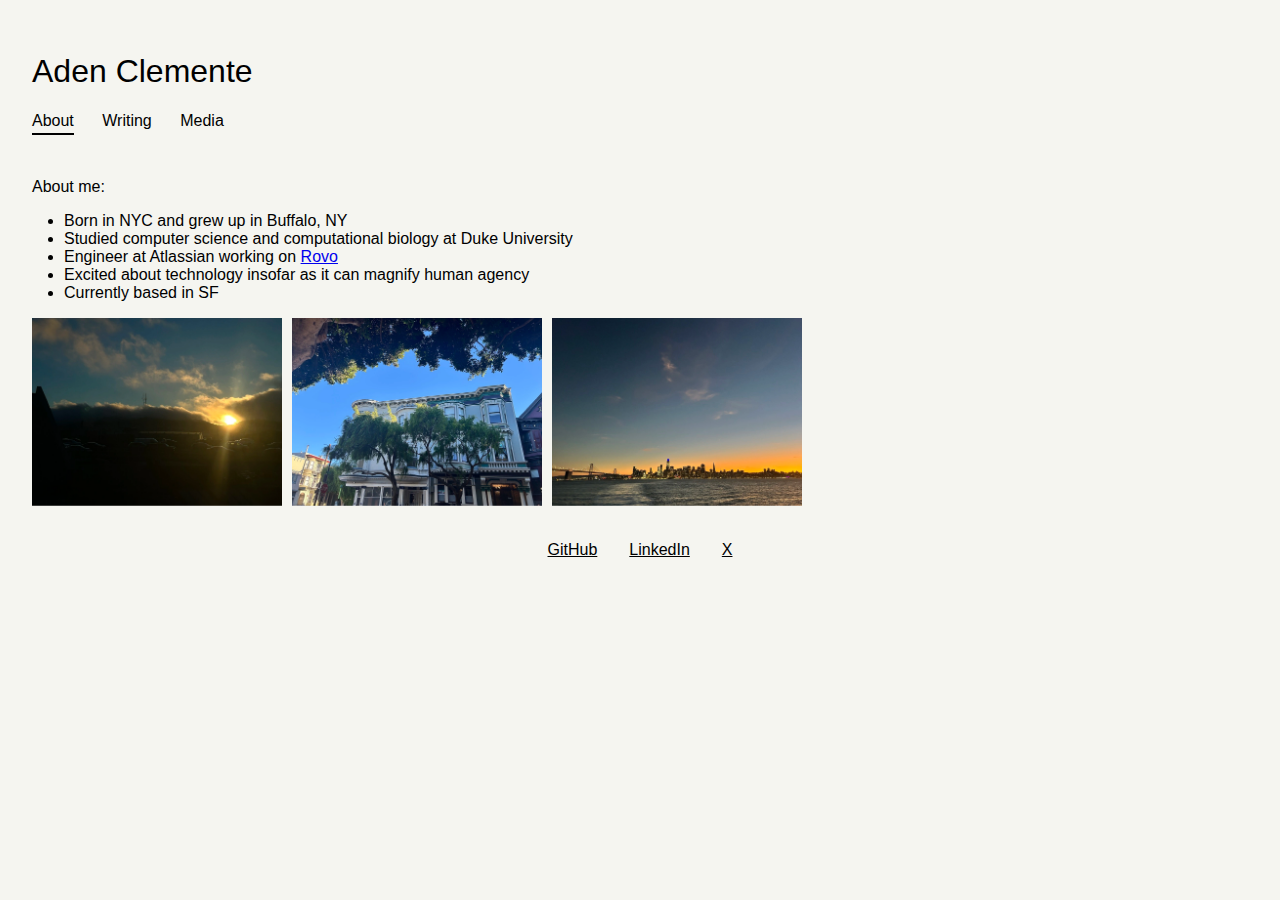
<file: index.html>
<!DOCTYPE html>
<html lang="en">
<head>
    <meta charset="UTF-8">
    <meta name="viewport" content="width=device-width, initial-scale=1.0">
    <title>Aden Clemente</title>
    <link rel="stylesheet" href="styles.css">
</head>
<body>
    <header>
        <h1>Aden Clemente</h1>
        <nav class="nav-tabs">
            <a href="/" class="active">About</a>
            <a href="writing.html">Writing</a>
            <a href="media.html">Media</a>
        </nav>
    </header>
    <main>
        <p>About me: </p> 
        <ul>
            <li>Born in NYC and grew up in Buffalo, NY</li>
            <li>Studied computer science and computational biology at Duke University</li>
            <li>Engineer at Atlassian working on <a href=https://www.atlassian.com/software/rovo>Rovo</a></li>
            <li>Excited about technology insofar as it can magnify human agency</li>
            <li>Currently based in SF</li>
        </ul>
    </main>

    <ul class="photography-content">
      <li class="photography-item">
          <a href="./photos/sf-clouds.webp">
              <picture>
                  <source srcset="./photos/sf-clouds.webp" type="image/webp">
                  <img src="./photos/sf-clouds.jpeg" alt="Sutro Tower" />
              </picture>
          </a>
      </li>
      <li class="photography-item">
          <a href="./photos/sf-hayes.webp">
              <picture>
                  <source srcset="./photos/sf-hayes.webp" type="image/webp">
                  <img src="./photos/sf-hayes.jpeg" alt="Home in Hayes Valley" />
              </picture>
          </a>
      </li>
      <li class="photography-item">
          <a href="./photos/sf-skyline.webp">
              <picture>
                  <source srcset="./photos/sf-skyline.webp" type="image/webp">
                  <img src="./photos/sf-skyline.jpeg" alt="San Francisco skyline" />
              </picture>
          </a>
      </li>
    </ul>

    <footer>
        <div class="links">
            <a href="https://github.com/aden-cle" target="_blank">GitHub</a>
            <a href="https://linkedin.com/in/aden-clemente" target="_blank">LinkedIn</a>
            <a href="https://twitter.com/paradoxpastoral" target="_blank">X</a>
        </div>
    </footer>
</body>
</html>
</file>
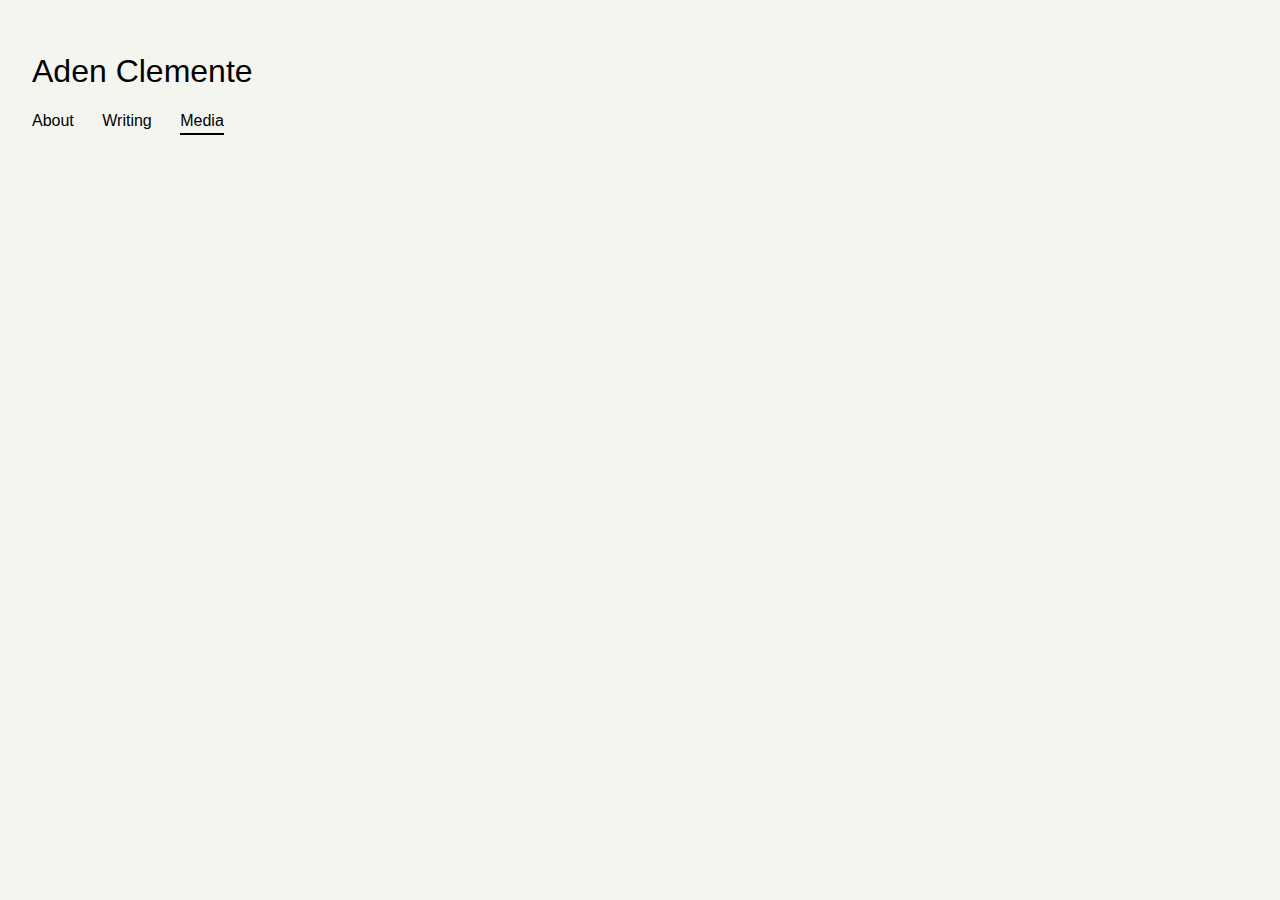
<file: media.html>
<!DOCTYPE html>
<html lang="en">
<head>
    <meta charset="UTF-8">
    <meta name="viewport" content="width=device-width, initial-scale=1.0">
    <title>Aden Clemente - Media</title>
    <link rel="stylesheet" href="styles.css">
</head>
<body>
    <header>
        <h1>Aden Clemente</h1>
        <nav class="nav-tabs">
            <a href="/">About</a>
            <a href="writing.html">Writing</a>
            <a href="media.html" class="active">Media</a>
        </nav>
    </header>
    <main>
    </main>
</body>
</html>
</file>
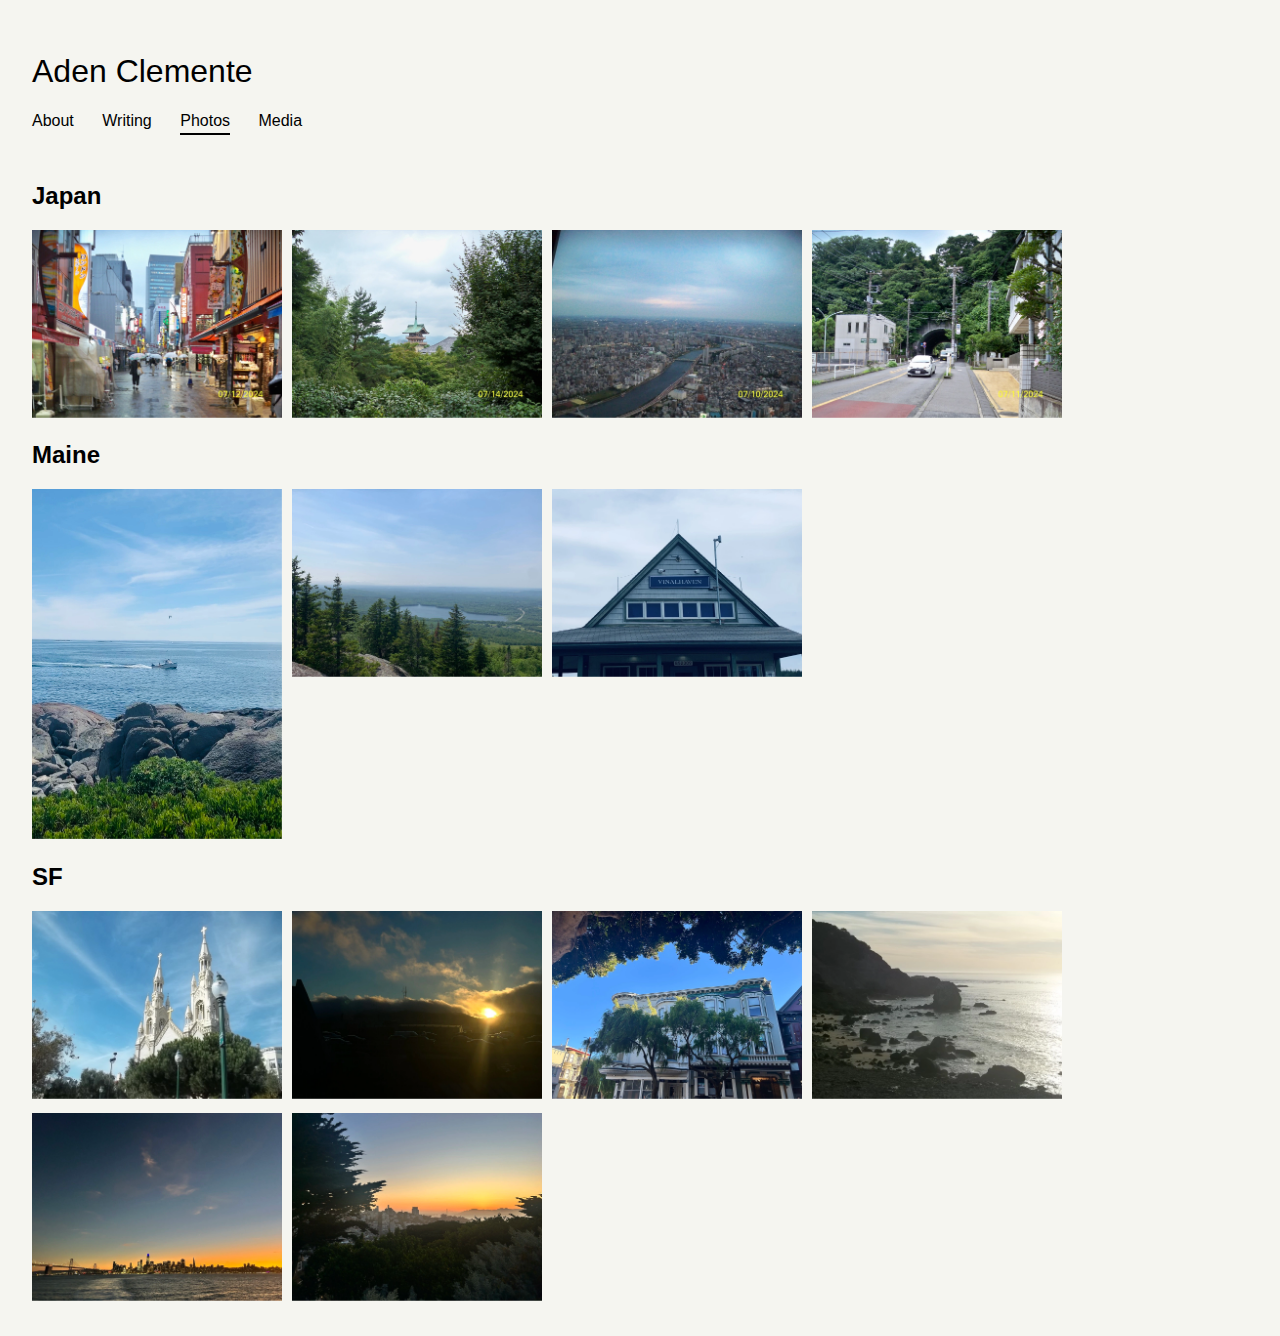
<file: photos.html>
<!DOCTYPE html>
<html lang="en">
<head>
    <meta charset="UTF-8">
    <meta name="viewport" content="width=device-width, initial-scale=1.0">
    <title>Aden Clemente - Photos</title>
    <link rel="stylesheet" href="styles.css">
</head>
<!-- Google tag (gtag.js) -->
<script async src="https://www.googletagmanager.com/gtag/js?id=G-VSWKF31HV0"></script>
<script>
  window.dataLayer = window.dataLayer || [];
  function gtag(){dataLayer.push(arguments);}
  gtag('js', new Date());

  gtag('config', 'G-VSWKF31HV0');
</script>
<body>
    <header>
        <h1>Aden Clemente</h1>
        <nav class="nav-tabs">
            <a href="/">About</a>
            <a href="writing.html">Writing</a>
            <a href="photos.html" class="active">Photos</a>
            <a href="media.html">Media</a>
        </nav>
    </header>
    <main>
        <h2 class="medium-gray">Japan</h2>
        <ul class="photography-content">
            <li class="photography-item">
                <a href="./photos/japan-market.webp">
                    <picture>
                        <source srcset="./photos/japan-market.webp" type="image/webp">
                        <img src="./photos/japan-market.jpeg" alt="Market in Japan" />
                    </picture>
                </a>
            </li>
            <li class="photography-item">
                <a href="./photos/japan-temple.webp">
                    <picture>
                        <source srcset="./photos/japan-temple.webp" type="image/webp">
                        <img src="./photos/japan-temple.jpeg" alt="Temple in Japan" />
                    </picture>
                </a>
            </li>
            <li class="photography-item">
                <a href="./photos/japan-tokyo.webp">
                    <picture>
                        <source srcset="./photos/japan-tokyo.webp" type="image/webp">
                        <img src="./photos/japan-tokyo.jpeg" alt="Tokyo cityscape" />
                    </picture>
                </a>
            </li>
            <li class="photography-item">
                <a href="./photos/japan-tunnel.webp">
                    <picture>
                        <source srcset="./photos/japan-tunnel.webp" type="image/webp">
                        <img src="./photos/japan-tunnel.jpeg" alt="Tunnel in Japan" />
                    </picture>
                </a>
            </li>
        </ul>

        <h2 class="medium-gray">Maine</h2>
        <ul class="photography-content">
            <li class="photography-item">
                <a href="./photos/maine-boat.webp">
                    <picture>
                        <source srcset="./photos/maine-boat.webp" type="image/webp">
                        <img src="./photos/maine-boat.jpeg" alt="Boat in Maine" />
                    </picture>
                </a>
            </li>
            <li class="photography-item">
                <a href="./photos/maine-lake.webp">
                    <picture>
                        <source srcset="./photos/maine-lake.webp" type="image/webp">
                        <img src="./photos/maine-lake.jpeg" alt="Lake in Maine" />
                    </picture>
                </a>
            </li>
            <li class="photography-item">
                <a href="./photos/maine-vinalhaven.webp">
                    <picture>
                        <source srcset="./photos/maine-vinalhaven.webp" type="image/webp">
                        <img src="./photos/maine-vinalhaven.jpeg" alt="Vinalhaven, Maine" />
                    </picture>
                </a>
            </li>
        </ul>

        <h2 class="medium-gray">SF</h2>
        <ul class="photography-content">
            <li class="photography-item">
                <a href="./photos/sf-church.webp">
                    <picture>
                        <source srcset="./photos/sf-church.webp" type="image/webp">
                        <img src="./photos/sf-church.jpeg" alt="Church in San Francisco" />
                    </picture>
                </a>
            </li>
            <li class="photography-item">
                <a href="./photos/sf-clouds.webp">
                    <picture>
                        <source srcset="./photos/sf-clouds.webp" type="image/webp">
                        <img src="./photos/sf-clouds.jpeg" alt="Sutro Tower" />
                    </picture>
                </a>
            </li>
            <li class="photography-item">
                <a href="./photos/sf-hayes.webp">
                    <picture>
                        <source srcset="./photos/sf-hayes.webp" type="image/webp">
                        <img src="./photos/sf-hayes.jpeg" alt="Home in Hayes Valley" />
                    </picture>
                </a>
            </li>
            <li class="photography-item">
                <a href="./photos/sf-sea.webp">
                    <picture>
                        <source srcset="./photos/sf-sea.webp" type="image/webp">
                        <img src="./photos/sf-sea.jpeg" alt="Sea view from San Francisco" />
                    </picture>
                </a>
            </li>
            <li class="photography-item">
                <a href="./photos/sf-skyline.webp">
                    <picture>
                        <source srcset="./photos/sf-skyline.webp" type="image/webp">
                        <img src="./photos/sf-skyline.jpeg" alt="San Francisco skyline" />
                    </picture>
                </a>
            </li>
            <li class="photography-item">
                <a href="./photos/sf-sunset.webp">
                    <picture>
                        <source srcset="./photos/sf-sunset.webp" type="image/webp">
                        <img src="./photos/sf-sunset.jpeg" alt="Sunset in San Francisco" />
                    </picture>
                </a>
            </li>
        </ul>
    </main>
</body>
</html>
</file>
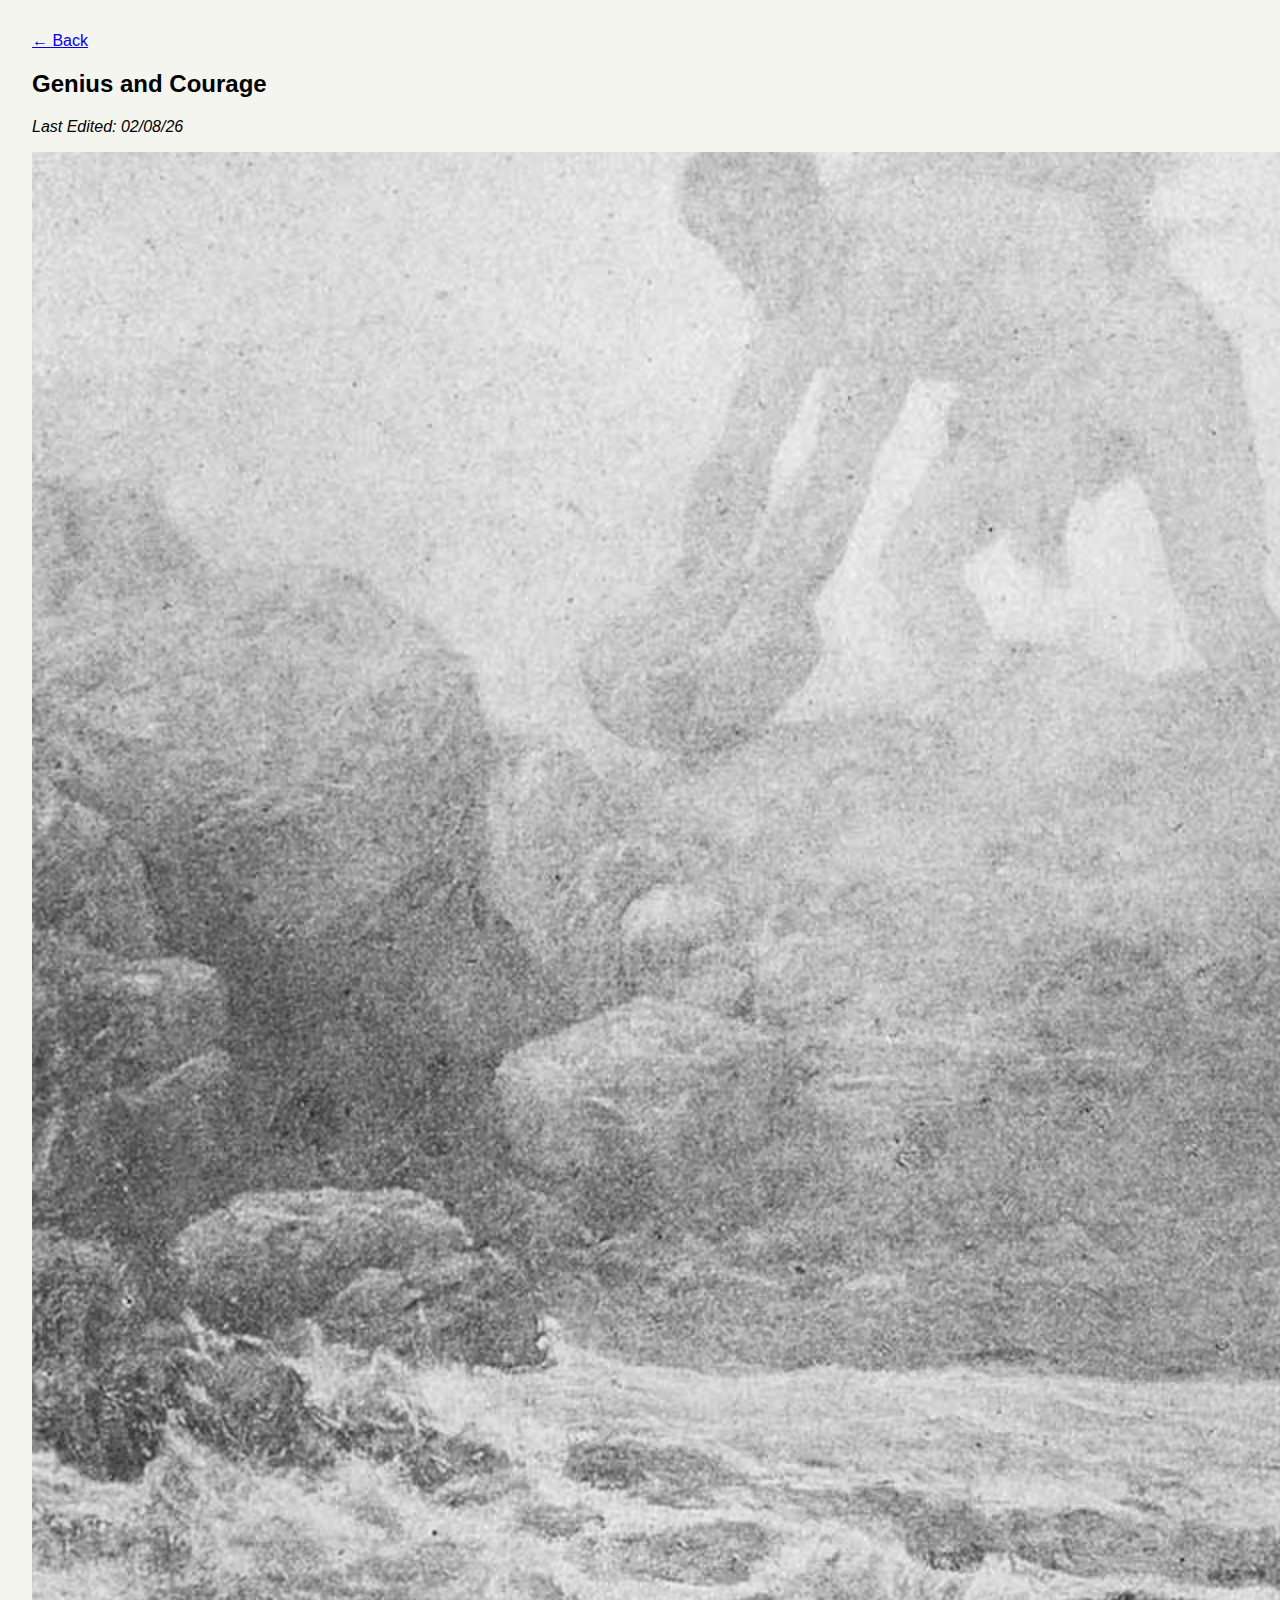
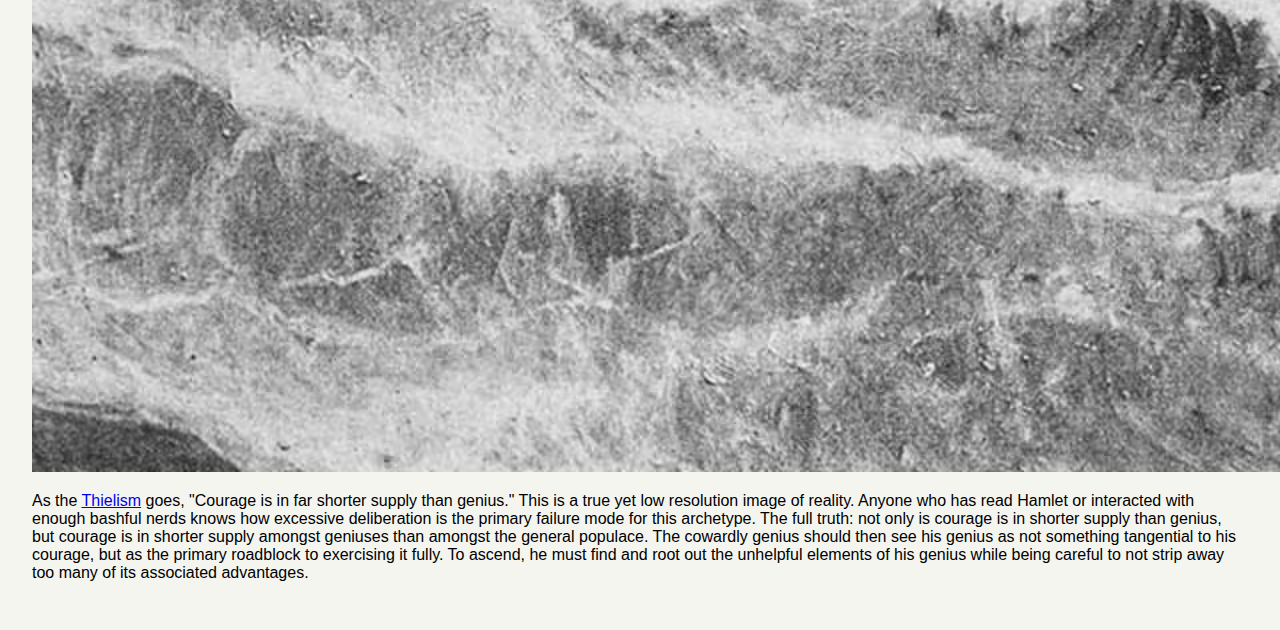
<file: writing/genius_and_courage.html>
<!DOCTYPE html>
<html lang="en">
<head>
    <meta charset="UTF-8">
    <meta name="viewport" content="width=device-width, initial-scale=1.0">
    <title>Aden Clemente - Genius and Courage</title>
    <link rel="stylesheet" href="../styles.css">
</head>
<!-- Google tag (gtag.js) -->
<script async src="https://www.googletagmanager.com/gtag/js?id=G-VSWKF31HV0"></script>
<script>
  window.dataLayer = window.dataLayer || [];
  function gtag(){dataLayer.push(arguments);}
  gtag('js', new Date());

  gtag('config', 'G-VSWKF31HV0');
</script>
<body>
    <main>
        <a href="../writing.html" class="back-arrow">← Back</a>
        <article class="essay">
            <h2 class="essay-title">Genius and Courage</h2>
            <p class="essay-meta"><em>Last Edited: 02/08/26</em></p>
            <img src="../photos/writing/odysseus.avif" alt="Header image" class="essay-header-image">
            <div class="essay-content">
                <p>As the <a href="https://x.com/apralky/status/1966844188890394688">Thielism</a> goes, "Courage is in far shorter supply than genius." This is a true yet low resolution image of reality. Anyone who has read Hamlet or interacted with enough bashful nerds knows how excessive deliberation is the primary failure mode for this archetype. The full truth: not only is courage is in shorter supply than genius, but courage is in shorter supply amongst geniuses than amongst the general populace. The cowardly genius should then see his genius as not something tangential to his courage, but as the primary roadblock to exercising it fully. To ascend, he must find and root out the unhelpful elements of his genius while being careful to not strip away too many of its associated advantages.</p>
            </div>
        </article>
    </main>
</body>
</html>
</file>
<file: styles.css>
body {
    margin: 0;
    padding: 2rem;
    display: flex;
    flex-direction: column;
    align-items: left;
    justify-content: space-between;
    font-family: "Avenir Next", -apple-system, BlinkMacSystemFont, "Segoe UI", Roboto, Helvetica, Arial, sans-serif;
    background-color: #f5f5f0;
}

header h1 {
    font-size: 2rem;
    font-weight: 500;
    text-align: left;
}

main ul {
    list-style-type: disc;
    padding-left: 2rem;
    font-weight: normal;
}

footer .icons {
    display: flex;
    gap: 1rem;
    justify-content: center;
    align-items: center;
    margin: 2rem 0;
}

footer .icons img {
    width: 40px;
    height: 40px;
    transition: transform 0.3s ease;
}

footer .icons img:hover {
    transform: scale(1.2);
}

footer .links {
    display: flex;
    gap: 2rem;
    justify-content: center;
    align-items: center;
    margin: 2rem 0;
}

footer .links a {
    text-decoration: underline;
    color: #000;
    transition: opacity 0.3s ease;
}

footer .links a:hover {
    opacity: 0.6;
    text-decoration: underline;
}

.photography-content {
    display: flex; 
    flex-wrap: wrap;
    gap: 10px; 
    list-style: none;
    padding: 0; 
    margin: 0;
    will-change: transform;
}
  
.photography-item {
    flex: 0 1 auto;
    transform: translateZ(0);
    backface-visibility: hidden;
}
  
.photography-item img {
    max-width: 250px; 
    height: auto;
    object-fit: cover;
    transform: translateZ(0);
    will-change: transform;
    -webkit-backface-visibility: hidden;
    -moz-backface-visibility: hidden;
    backface-visibility: hidden;
}
  
@media (max-width: 667px) {
    .photography-item img {
      max-width: 100%; 
    }
}
  
.nav-tabs {
    margin: 1rem 0 2rem 0;
}

.nav-tabs a {
    text-decoration: none;
    color: #000;
    margin-right: 1.5rem;
    padding-bottom: 0.25rem;
    font-weight: normal;
}

.nav-tabs a.active {
    border-bottom: 2px solid #000;
}

.nav-tabs a:hover {
    border-bottom: 2px solid #666;
}
</file>
